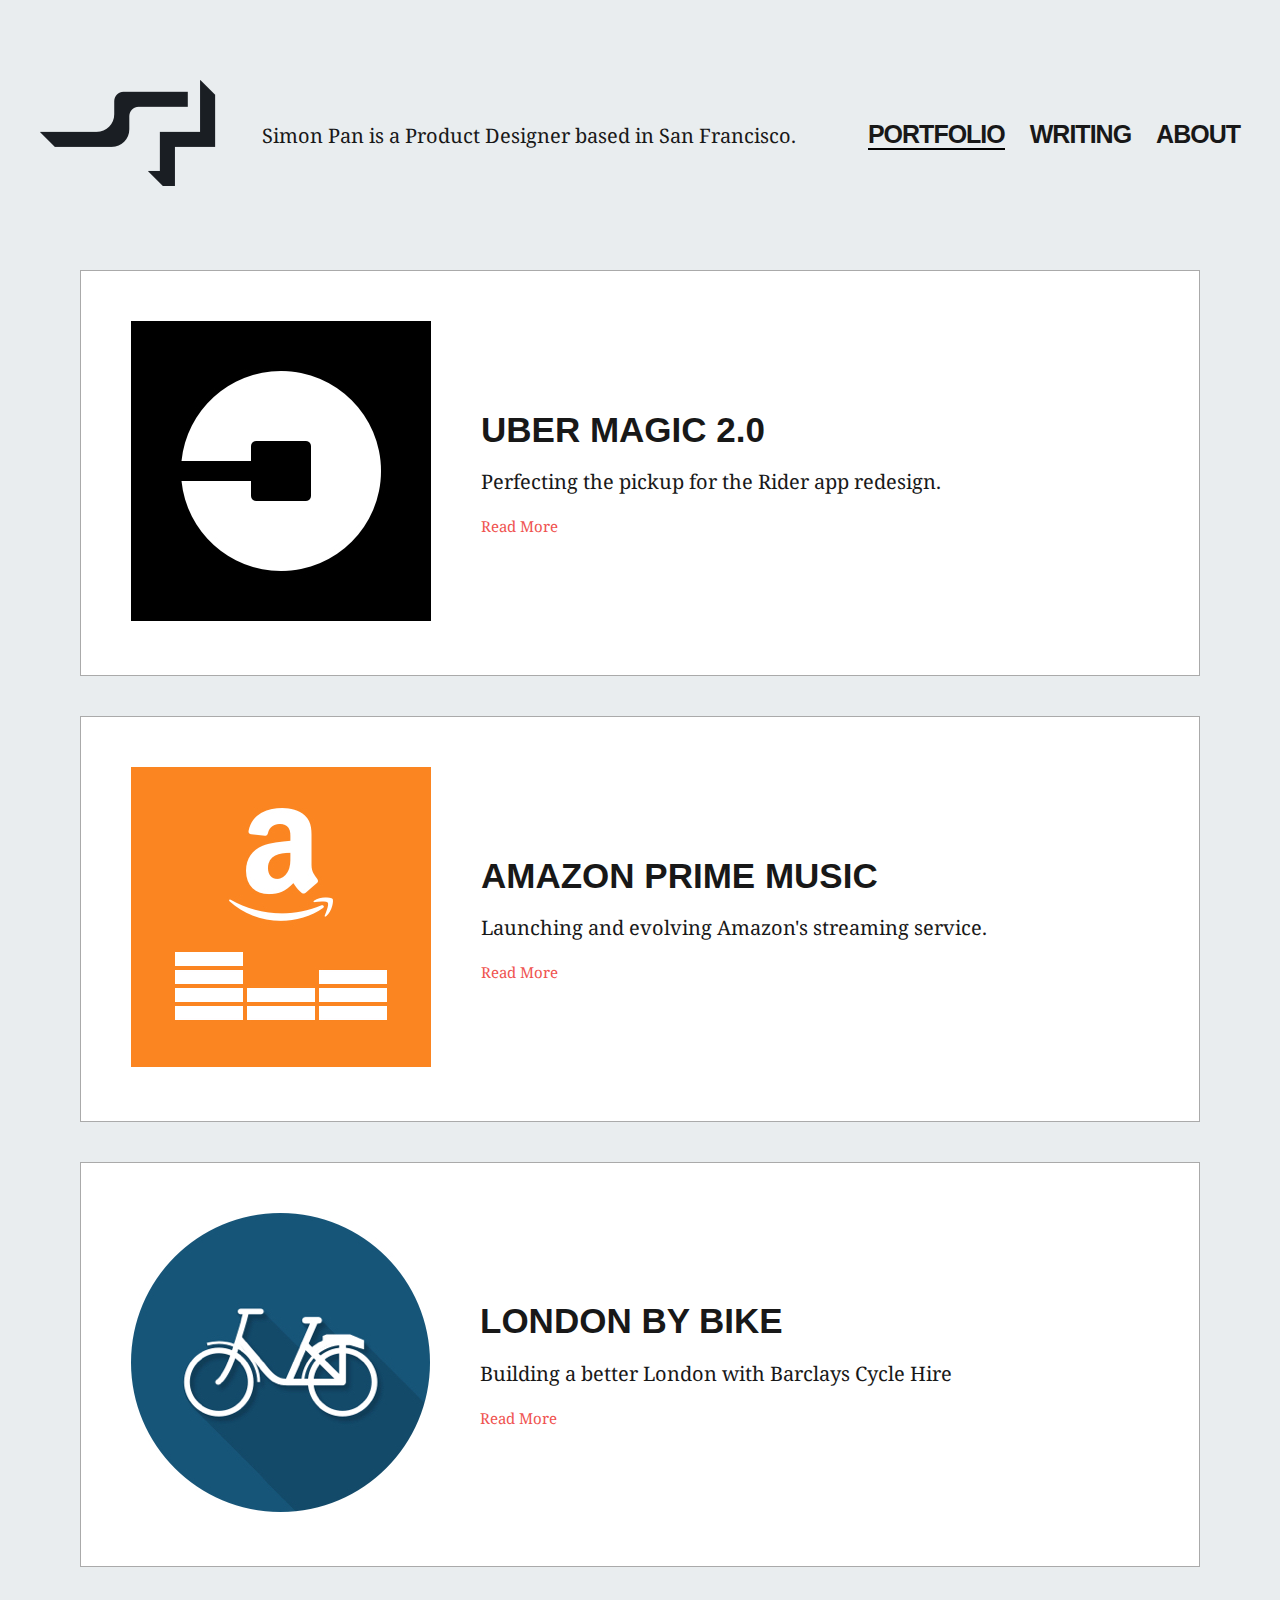
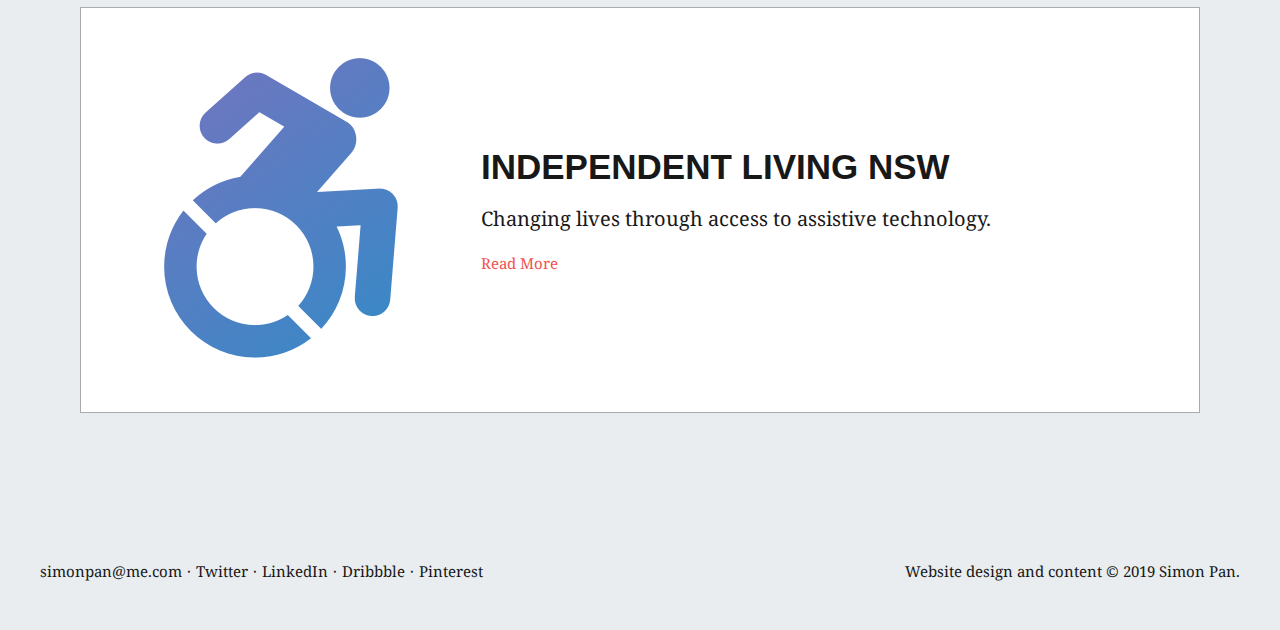
<file: index.html>
<!DOCTYPE html>
<html lang="en">
  <head>
    <meta charset="UTF-8" />
    <meta name="viewport" content="width=device-width, initial-scale=1.0" />
    <meta http-equiv="X-UA-Compatible" content="ie=edge" />
    <title>User Experience Design Portfolio of Simon Pan</title>
  </head>
  <link rel="stylesheet" href="css/style.css">
  <body>
   <div class="container">
    <header class="header">
      <h1 class="logo">
        <a href="index.html"><img src="img/sp-logo.png" alt="Simon Pan"/></a>
      </h1>
      <p class="introduce">
        Simon Pan is a Product Designer based in San Francisco.
      </p>
      <nav class="navigation">
        <h2 class="readable-hidden">Site Navigation</h2>
        <ul class="menu">
          <li class="is-act"><a href="#">Portfolio </a></li>
          <li><a href="#">Writing </a></li>
          <li><a href="#">About</a></li>
        </ul>
      </nav>
    </header>
    <section class="product uber clearfix">
      <figure class="thumbnail wrapper">
        <img src="img/uber.jpg" alt="" />
      </figure>
      <div class="wrapper">
        <h2 class="subject">Uber Magic 2.0</h2>
        <p class="summary">Perfecting the pickup for the Rider app redesign.</p>
        <a class="more" href="uber.html">Read More</a>
      </div>
    </section>
    <section class="product amazon clearfix">
      <figure class="thumbnail wrapper">
        <img src="img/prime.jpg" alt="" />
      </figure>
      <div class="wrapper">
        <h2 class="subject">Amazon Prime Music</h2>
        <p class="summary">
          Launching and evolving Amazon's streaming service.
        </p>
        <a class="more" href="amazon.html">Read More</a>
      </div>
    </section>
    <section class="product bike clearfix">
      <figure class="thumbnail wrapper">
        <img src="img/bikes.jpg" alt="" />
      </figure>
      <div class="wrapper">
        <h2 class="subject">London By Bike</h2>
        <p class="summary">Building a better London with Barclays Cycle Hire</p>
        <a class="more" href="#">Read More</a>
      </div>
    </section>
    <section class="product independent clearfix">
      <figure class="thumbnail wrapper">
        <img src="img/ilcnsw.jpg" alt="" />
      </figure>
      <div class="wrapper">
        <h2 class="subject">Independent Living NSW</h2>
        <p class="summary">
          Changing lives through access to assistive technology.
        </p>
        <a class="more" href="#">Read More</a>
      </div>
    </section>
    <footer class="footer">
      <address class="email">
        <a href="mailto:simonpan.me.com">simonpan@me.com</a>
      </address>
      <ul class="sns">
        <li><a href="#">Twitter</a></li>
        <li><a href="#">LinkedIn</a></li>
        <li><a href="#">Dribbble</a></li>
        <li><a href="#">Pinterest</a></li>
      </ul>
      <small class="copyright">
        Website design and content &copy; 2019 Simon Pan.
      </small>
     </footer>
    <div/> 
   </body>
 </html>
</file>
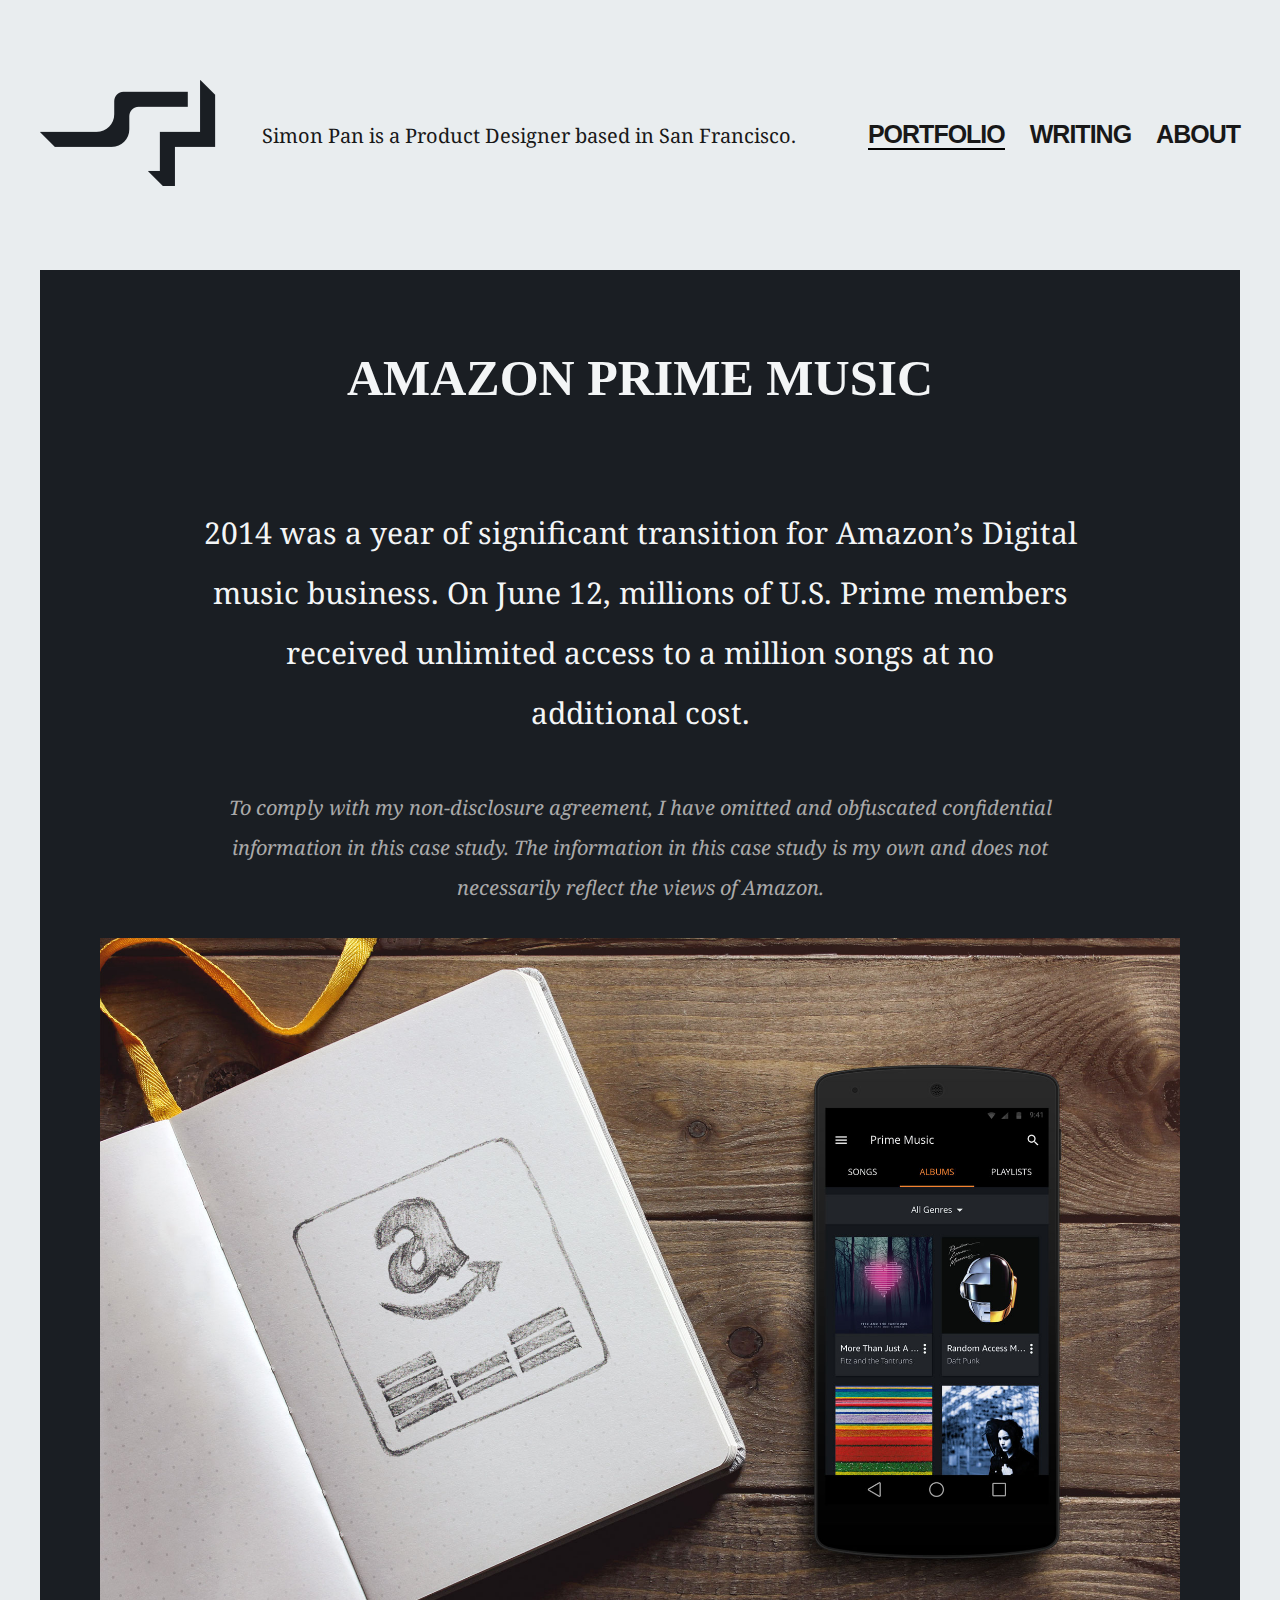
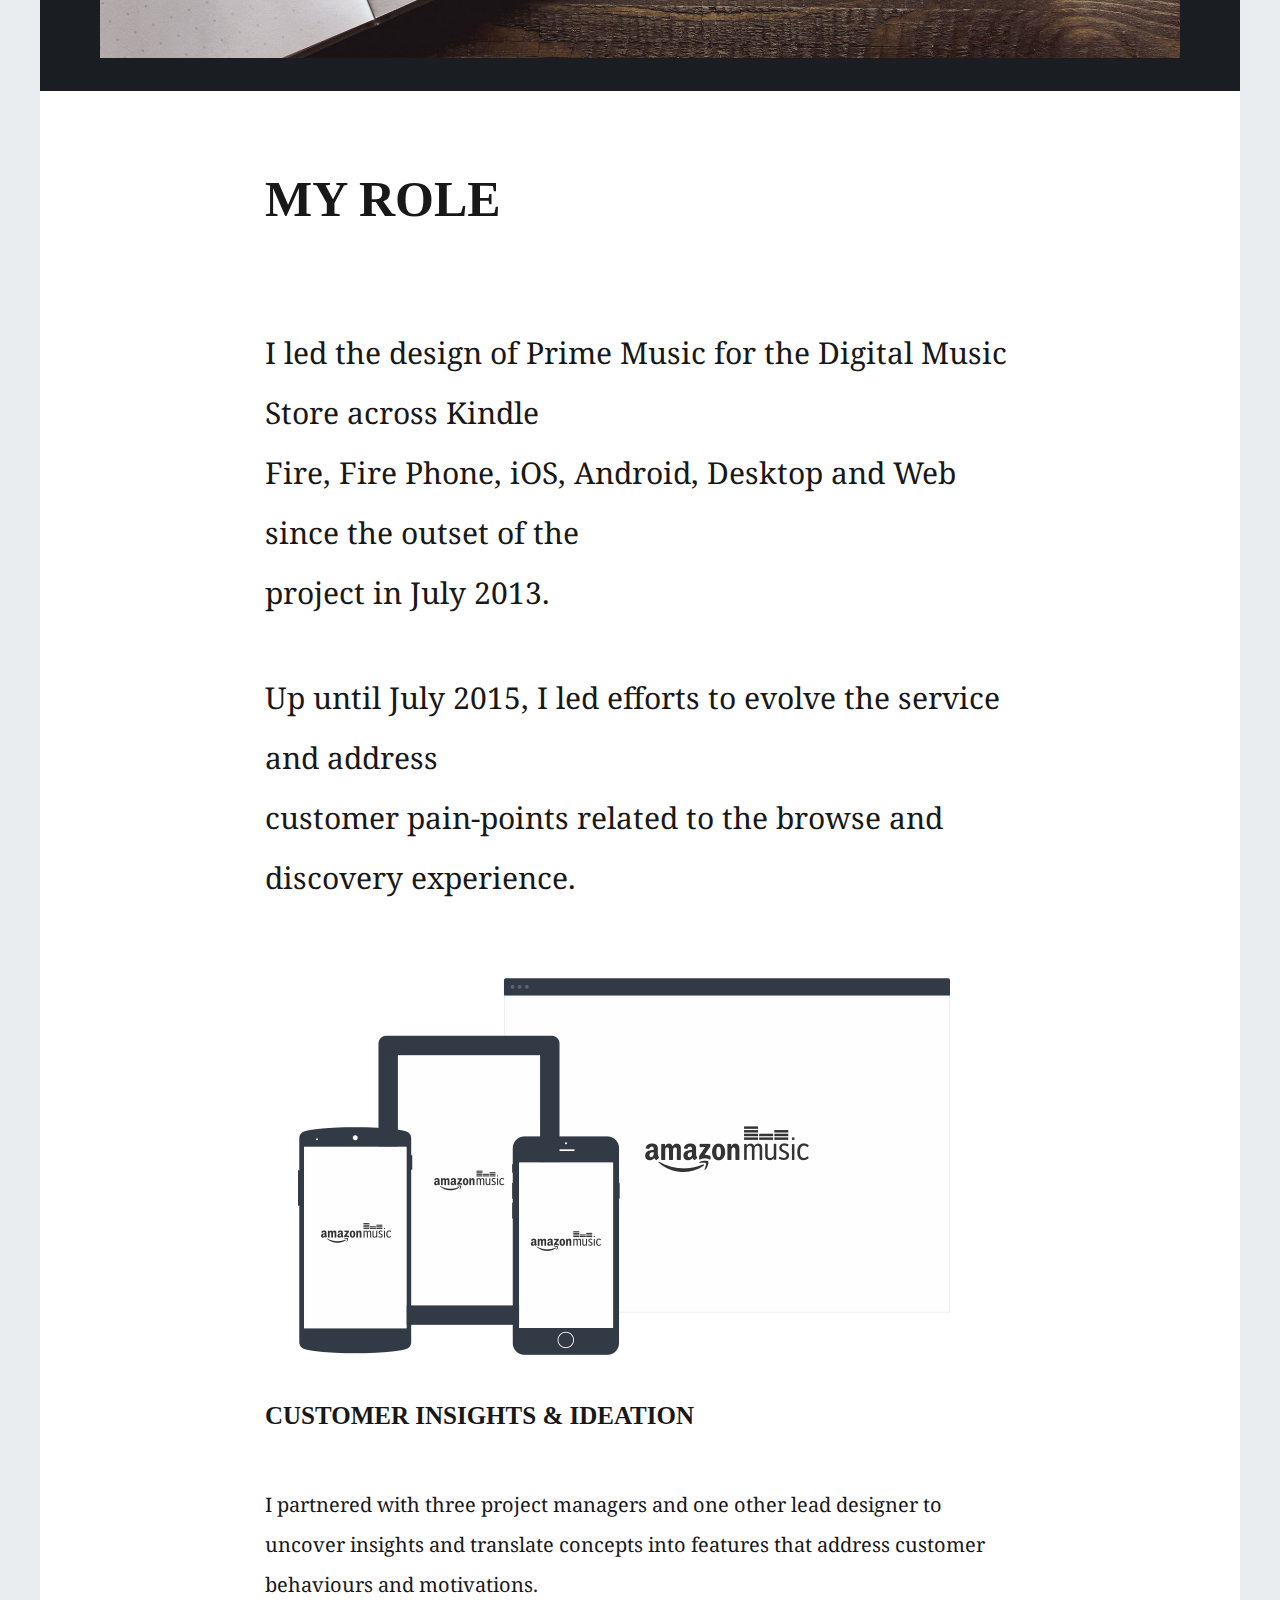
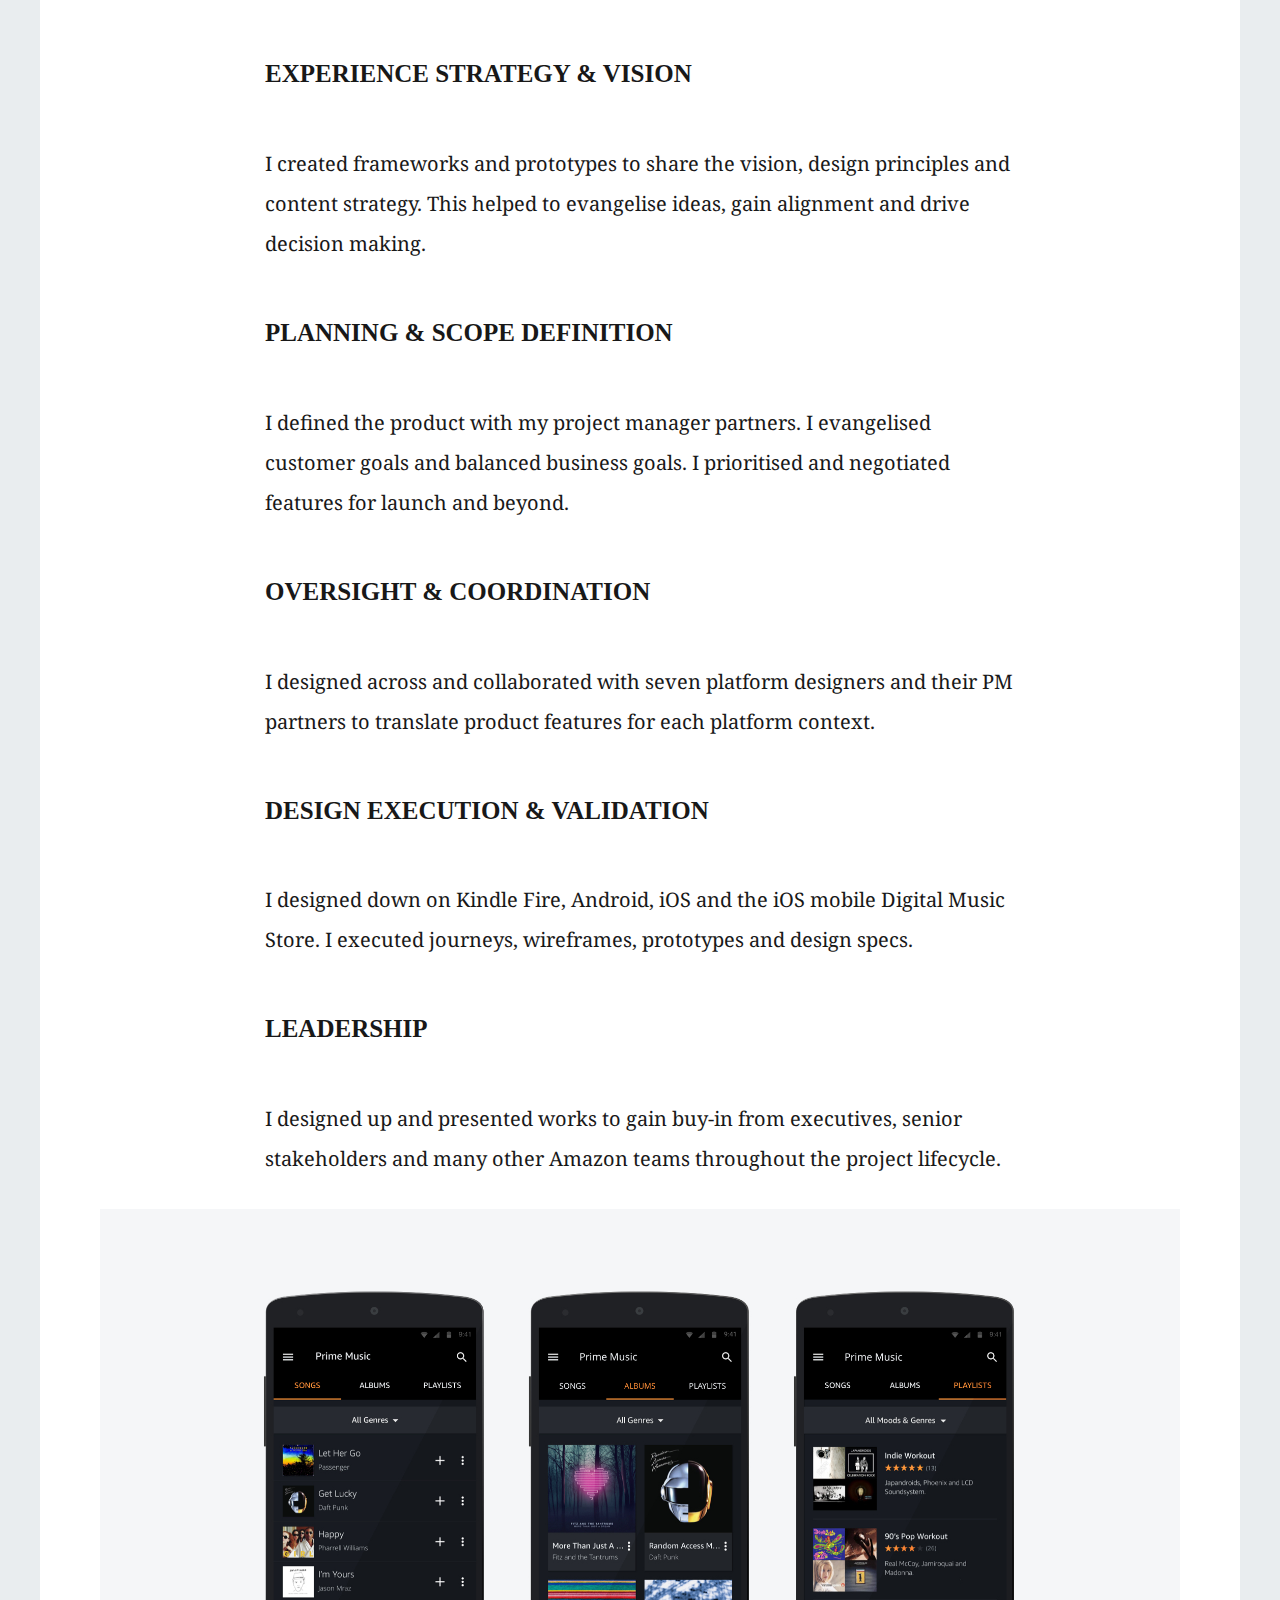
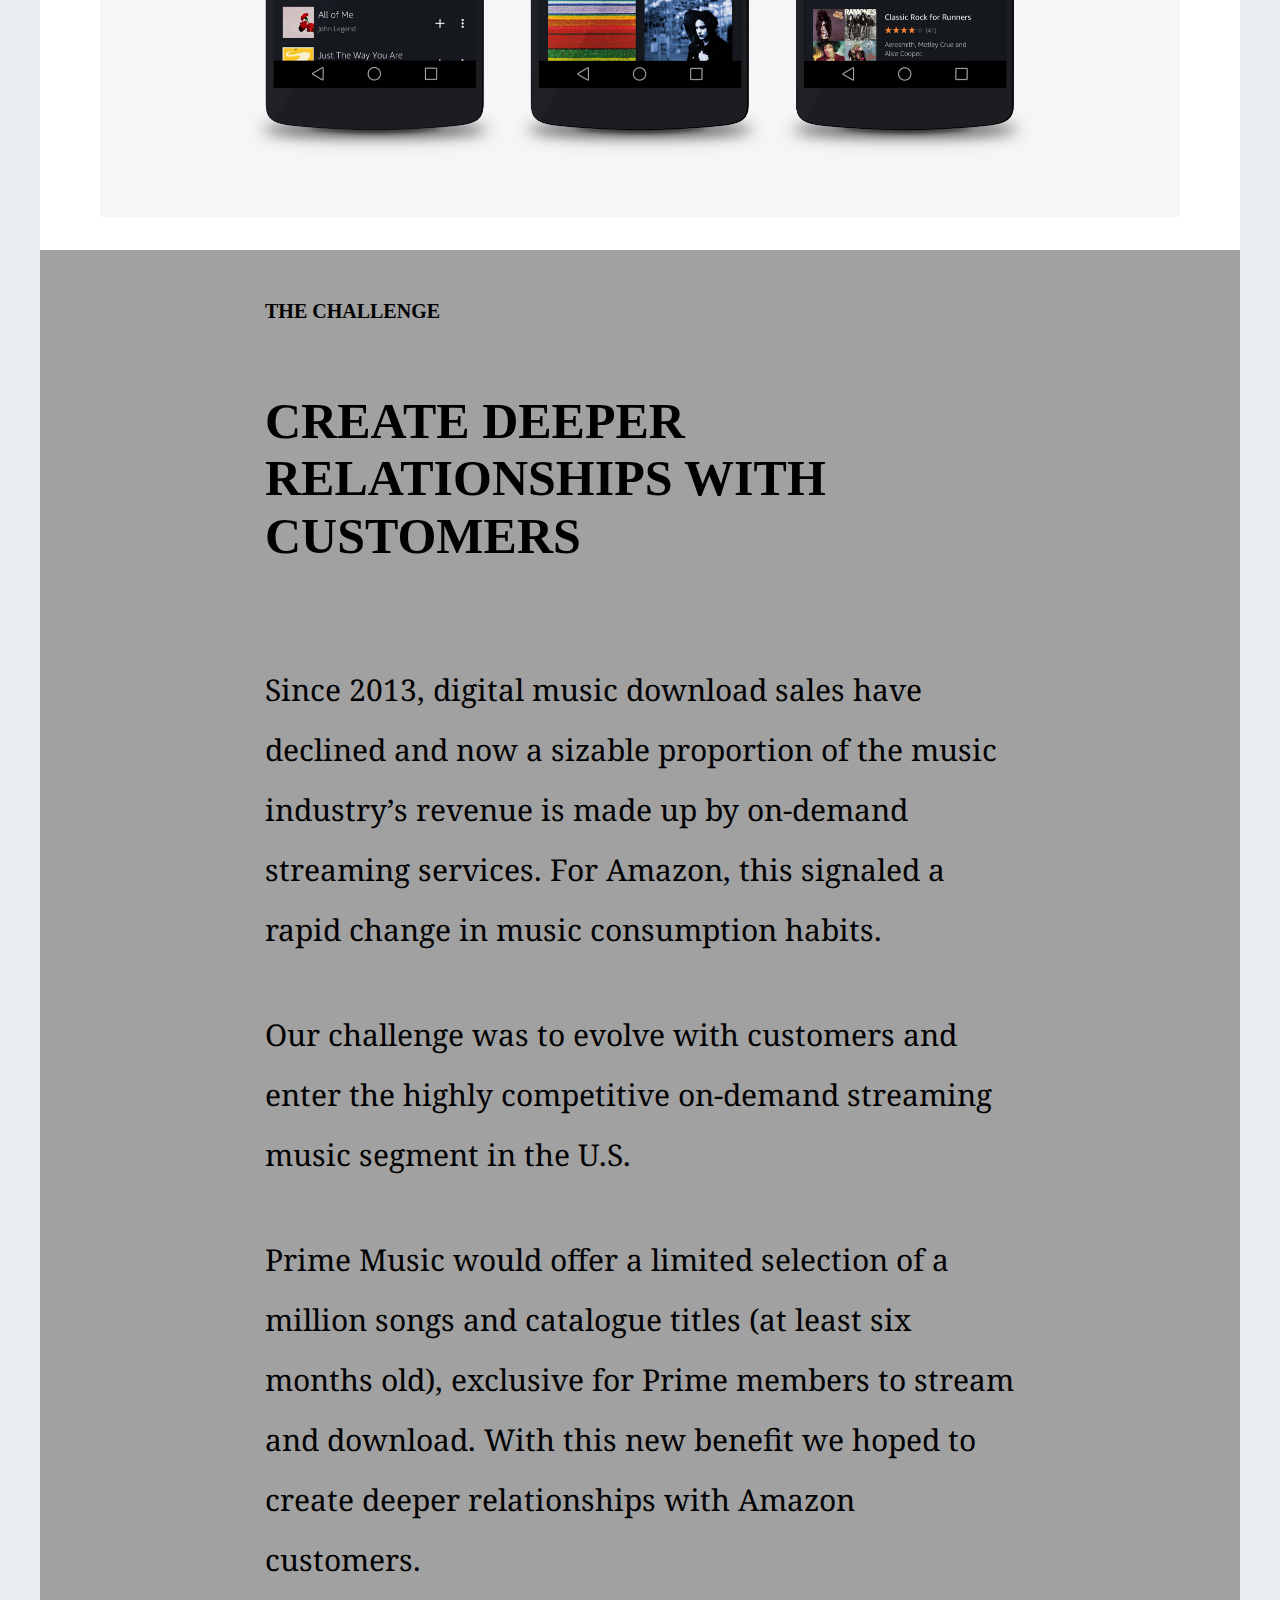
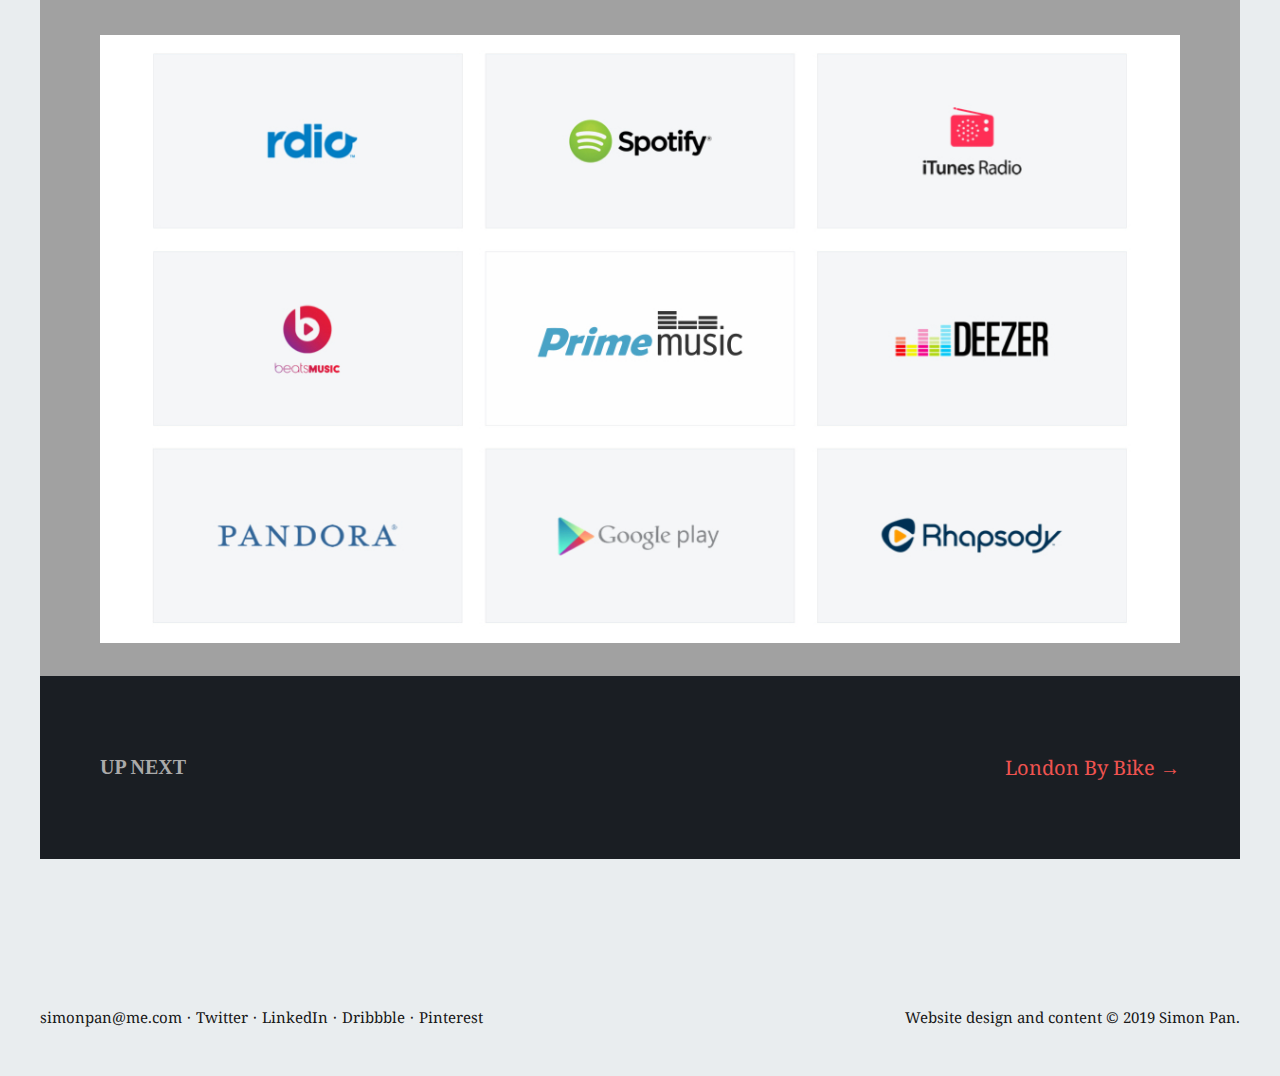
<file: amazon.html>
<!DOCTYPE html>
<html lang="en">
  <head>
    <meta charset="UTF-8" />
    <meta name="viewport" content="width=device-width, initial-scale=1.0" />
    <meta http-equiv="X-UA-Compatible" content="ie=edge" />
    <title>Amazon Portfolio</title>
    <link rel="stylesheet" href="css/style.css" />
  </head>
  <body>
    <div class="container">
      <header class="header">
        <h1 class="logo">
          <a href="index.html"><img src="img/sp-logo.png" alt="Simon Pan"/></a>
        </h1>
        <p class="introduce">
          Simon Pan is a Product Designer based in San Francisco.
        </p>
        <nav class="navigation">
          <h2 class="readable-hidden">Site Navigation</h2>
          <ul class="menu">
            <li class="is-act test"><a href="#">Portfolio</a></li>
            <li><a href="#">Writing</a></li>
            <li><a href="#">About</a></li>
          </ul>
        </nav>
      </header>
      <main class="portfolio">
        <section class="dark">
          <h2 class="title">Amazon Prime Music</h2>
          <p>2014 was a year of significant transition for Amazon’s Digital <br> music business. On June 12, millions of U.S. Prime members <br> received unlimited access to a million songs at no <br> additional cost.</p>
          <p class="comment">To comply with my non-disclosure agreement, I have omitted and obfuscated confidential <br> information in this case study. The information in this case study is my own and does not <br> necessarily reflect the views of Amazon.</p>
          <figure class="thumbnail">
            <img src="portfolio/prime-music-hero.jpg" alt="">
          </figure>
        </section>
        <section class="light">
          <div class="wrapper">
              <h2 class="title">My Role</h2>
              <p>I led the design of Prime Music for the Digital Music Store across Kindle <br> Fire, Fire Phone, iOS, Android, Desktop and Web since the outset of the <br> project in July 2013.</p>
              <p>Up until July 2015, I led efforts to evolve the service and address <br> customer pain‐points related to the browse and discovery experience.</p>
              <figure class="thumbnail">
                <img src="portfolio/prime-music-my-role.jpg" alt="">
              </figure>
              <h3 class="title regular">Customer Insights & Ideation</h3>
              <p class="small">I partnered with three project managers and one other lead designer to uncover insights and translate concepts into features that address customer behaviours and motivations.</p>
              <h3 class="title regular">Experience Strategy & Vision</h3>
              <p class="small">I created frameworks and prototypes to share the vision, design principles and content strategy. This helped to evangelise ideas, gain alignment and drive decision making.</p>
              <h3 class="title regular">Planning & Scope Definition</h3>
              <p class="small">I defined the product with my project manager partners. I evangelised customer goals and balanced business goals. I prioritised and negotiated features for launch and beyond.</p>
              <h3 class="title regular">Oversight & Coordination</h3>
              <p class="small">I designed across and collaborated with seven platform designers and their PM partners to translate product features for each platform context.</p>
              <h3 class="title regular">Design Execution & Validation</h3>
              <p class="small">I designed down on Kindle Fire, Android, iOS and the iOS mobile Digital Music Store. I executed journeys, wireframes, prototypes and design specs.</p>
              <h3 class="title regular">Leadership</h3>
              <p class="small">I designed up and presented works to gain buy‐in from executives, senior stakeholders and many other Amazon teams throughout the project lifecycle.</p>
          </div>
          <figure class="thumbnail">
             <img src="portfolio/prime-music-android-comp1.jpg" alt="">
          </figure>
        </section>
        <section class="gray">
          <div class="wrapper">
            <h2 class="small title">The Challenge</h2>
            <h3 class="title">Create Deeper Relationships with Customers</h3>
            <p>Since 2013, digital music download sales have declined and now a sizable proportion of the music industry’s revenue is made up by on‐demand streaming services. For Amazon, this signaled a rapid change in music consumption habits.</p>
            <p>Our challenge was to evolve with customers and enter the highly competitive on‐demand streaming music segment in the U.S. </p>
            <p>Prime Music would offer a limited selection of a million songs and catalogue titles (at least six months old), exclusive for Prime members to stream and download. With this new benefit we hoped to create deeper relationships with Amazon customers.</p>
          </div>
          <figure class="thumbnail">
              <img src="portfolio/prime-music-streaming-market.jpg" alt="">
          </figure>
        </section>
      </main>
      <article class="next-portfolio dark">
        <h2 class="next-title">Up Next</h2>
        <p><a href="bike.html">London By Bike</a></p>
      </article>
      <footer class="footer">
        <address class="email">
          <a href="mailto:simonpan@me.com">simonpan@me.com</a>
        </address>
        <ul class="sns">
          <li><a href="#">Twitter</a></li>
          <li><a href="#">LinkedIn</a></li>
          <li><a href="#">Dribbble</a></li>
          <li><a href="#">Pinterest</a></li>
        </ul>
        <small class="copyright">
          Website design and content &copy; 2019 Simon Pan.
        </small>
      </footer>
    </div>
  </body>
</html>
</file>
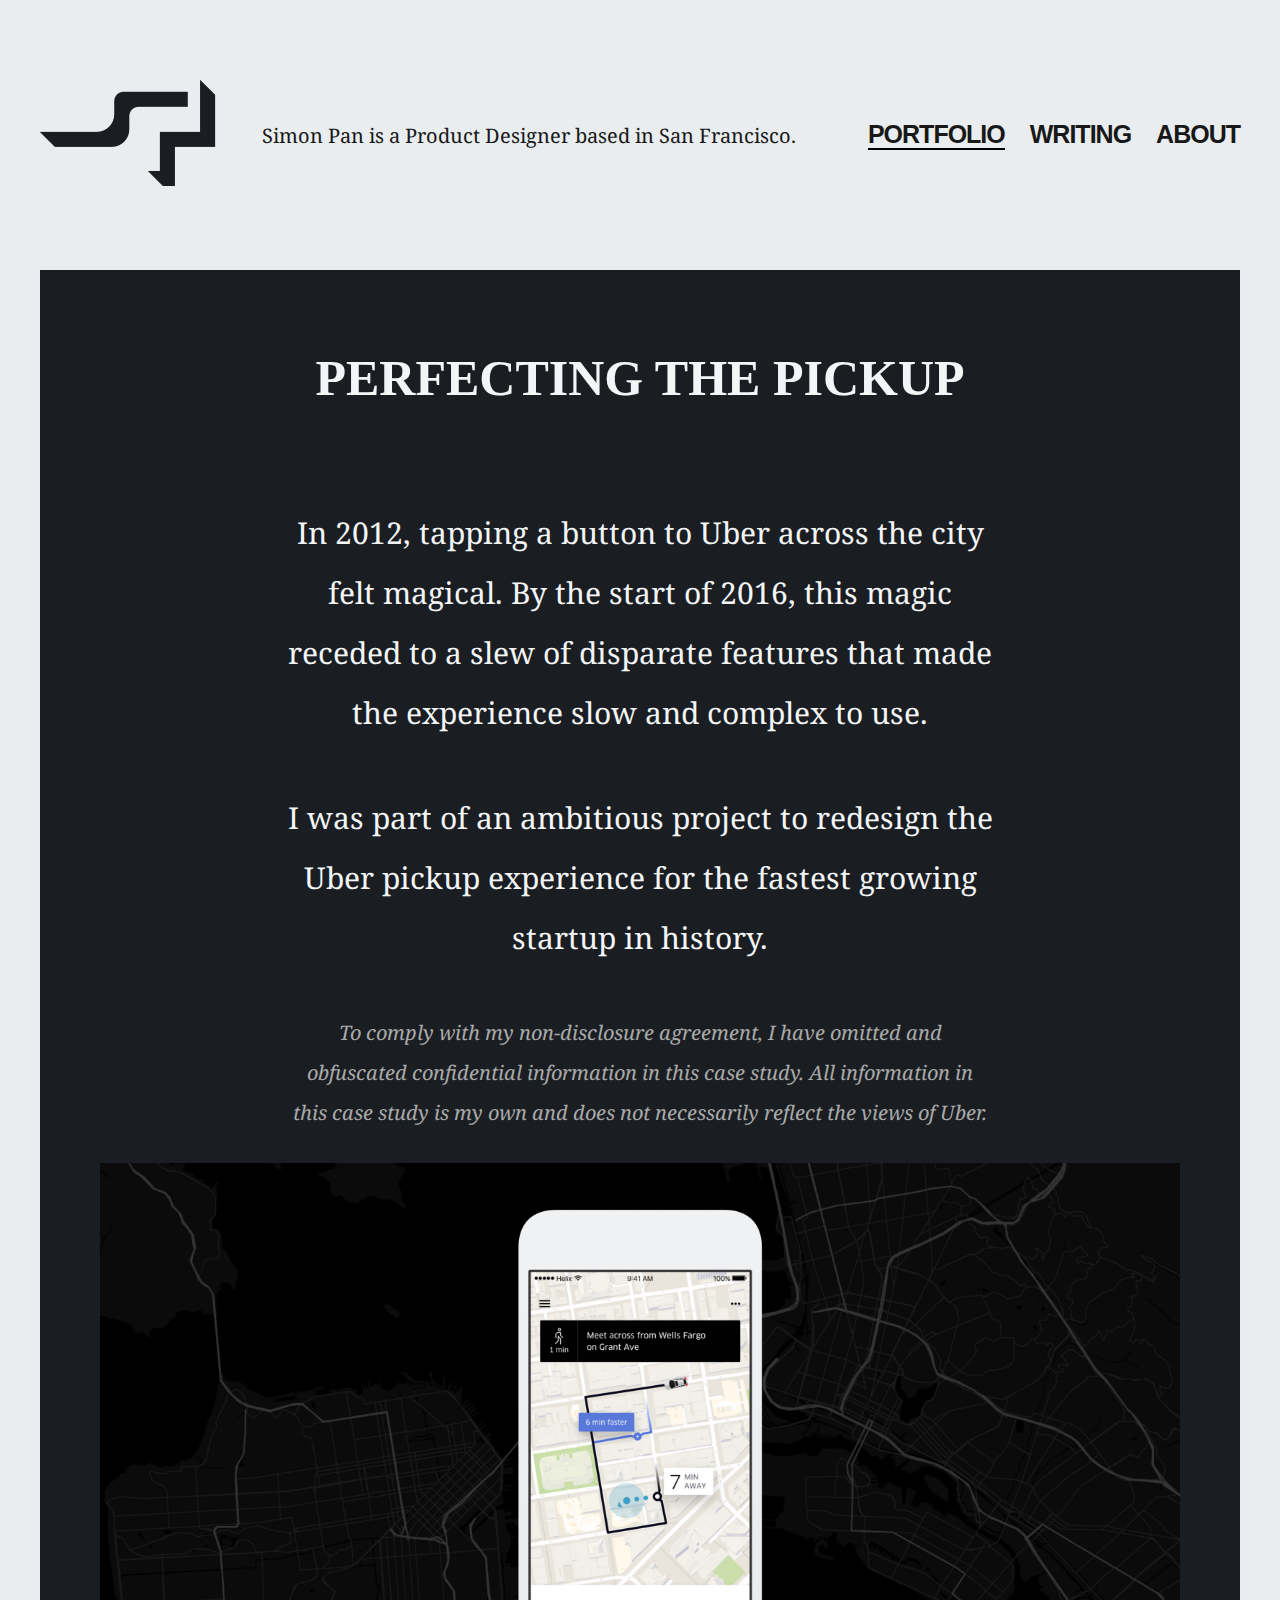
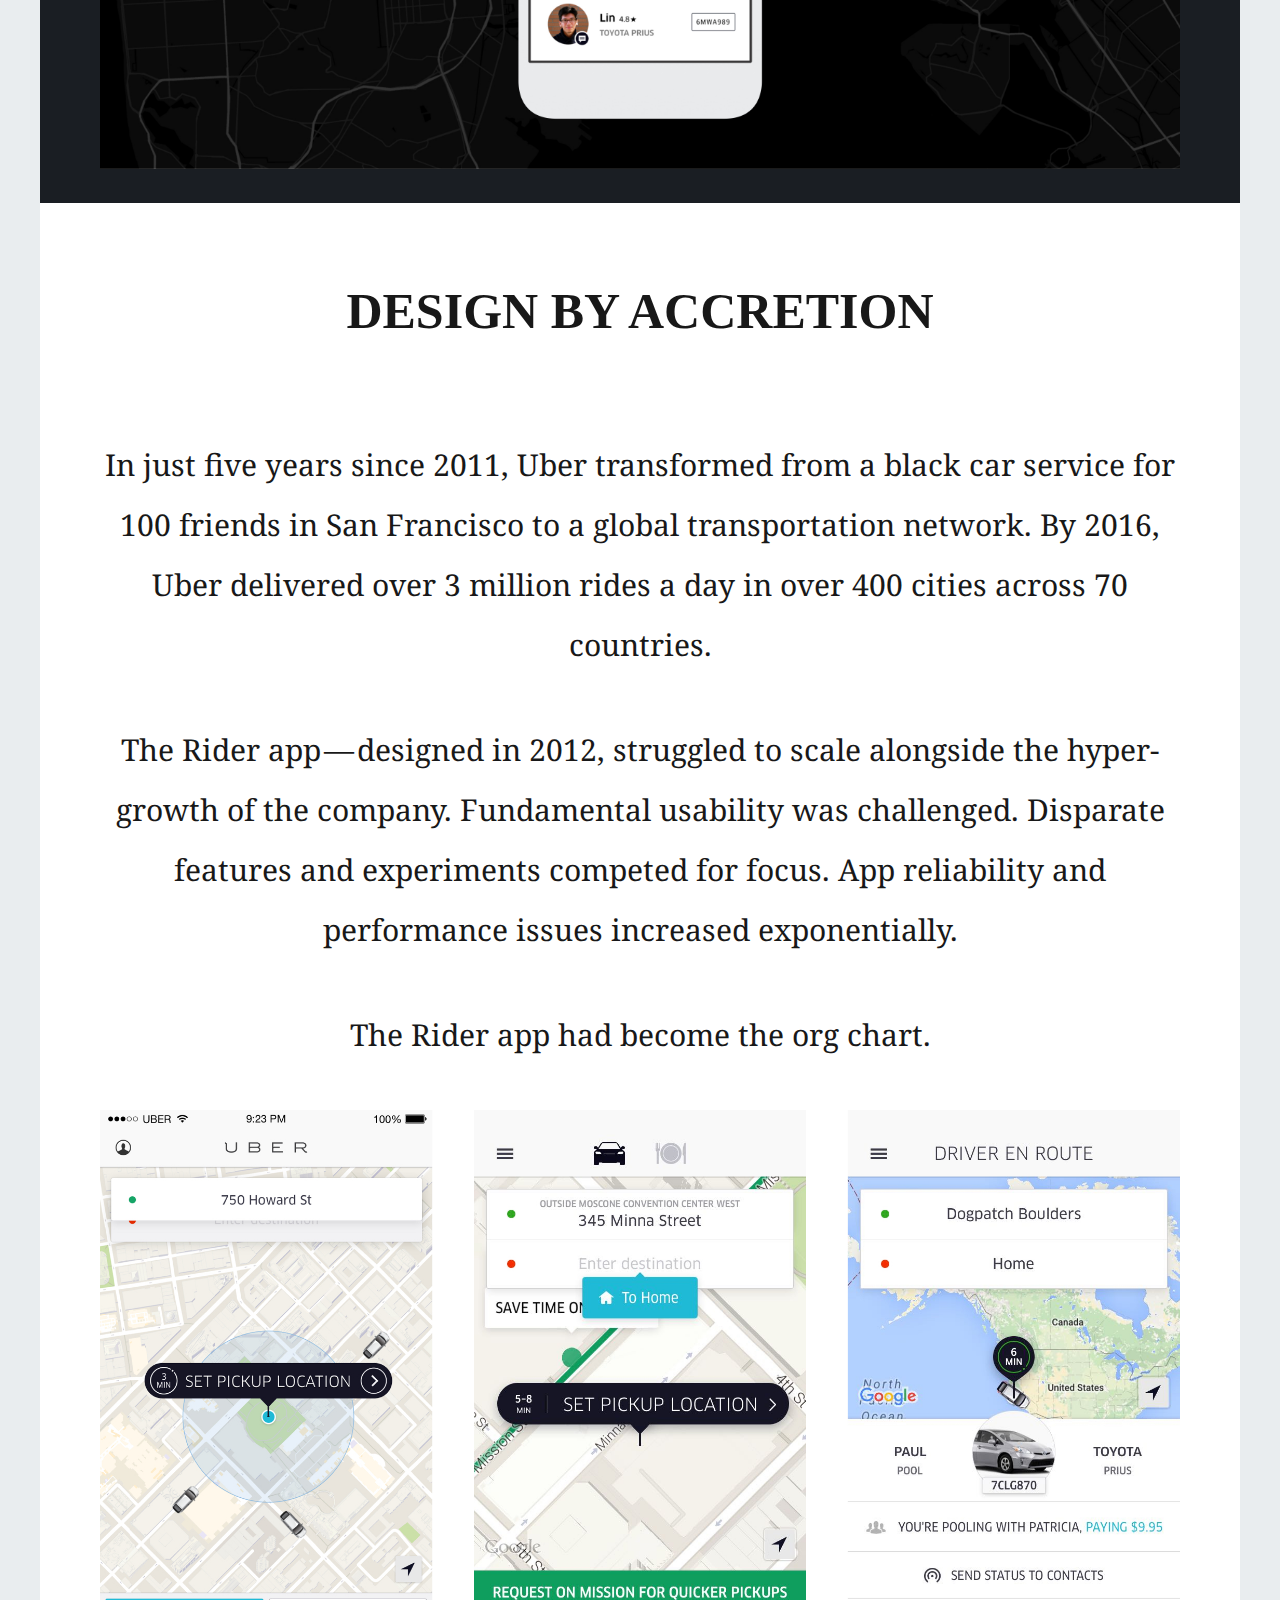
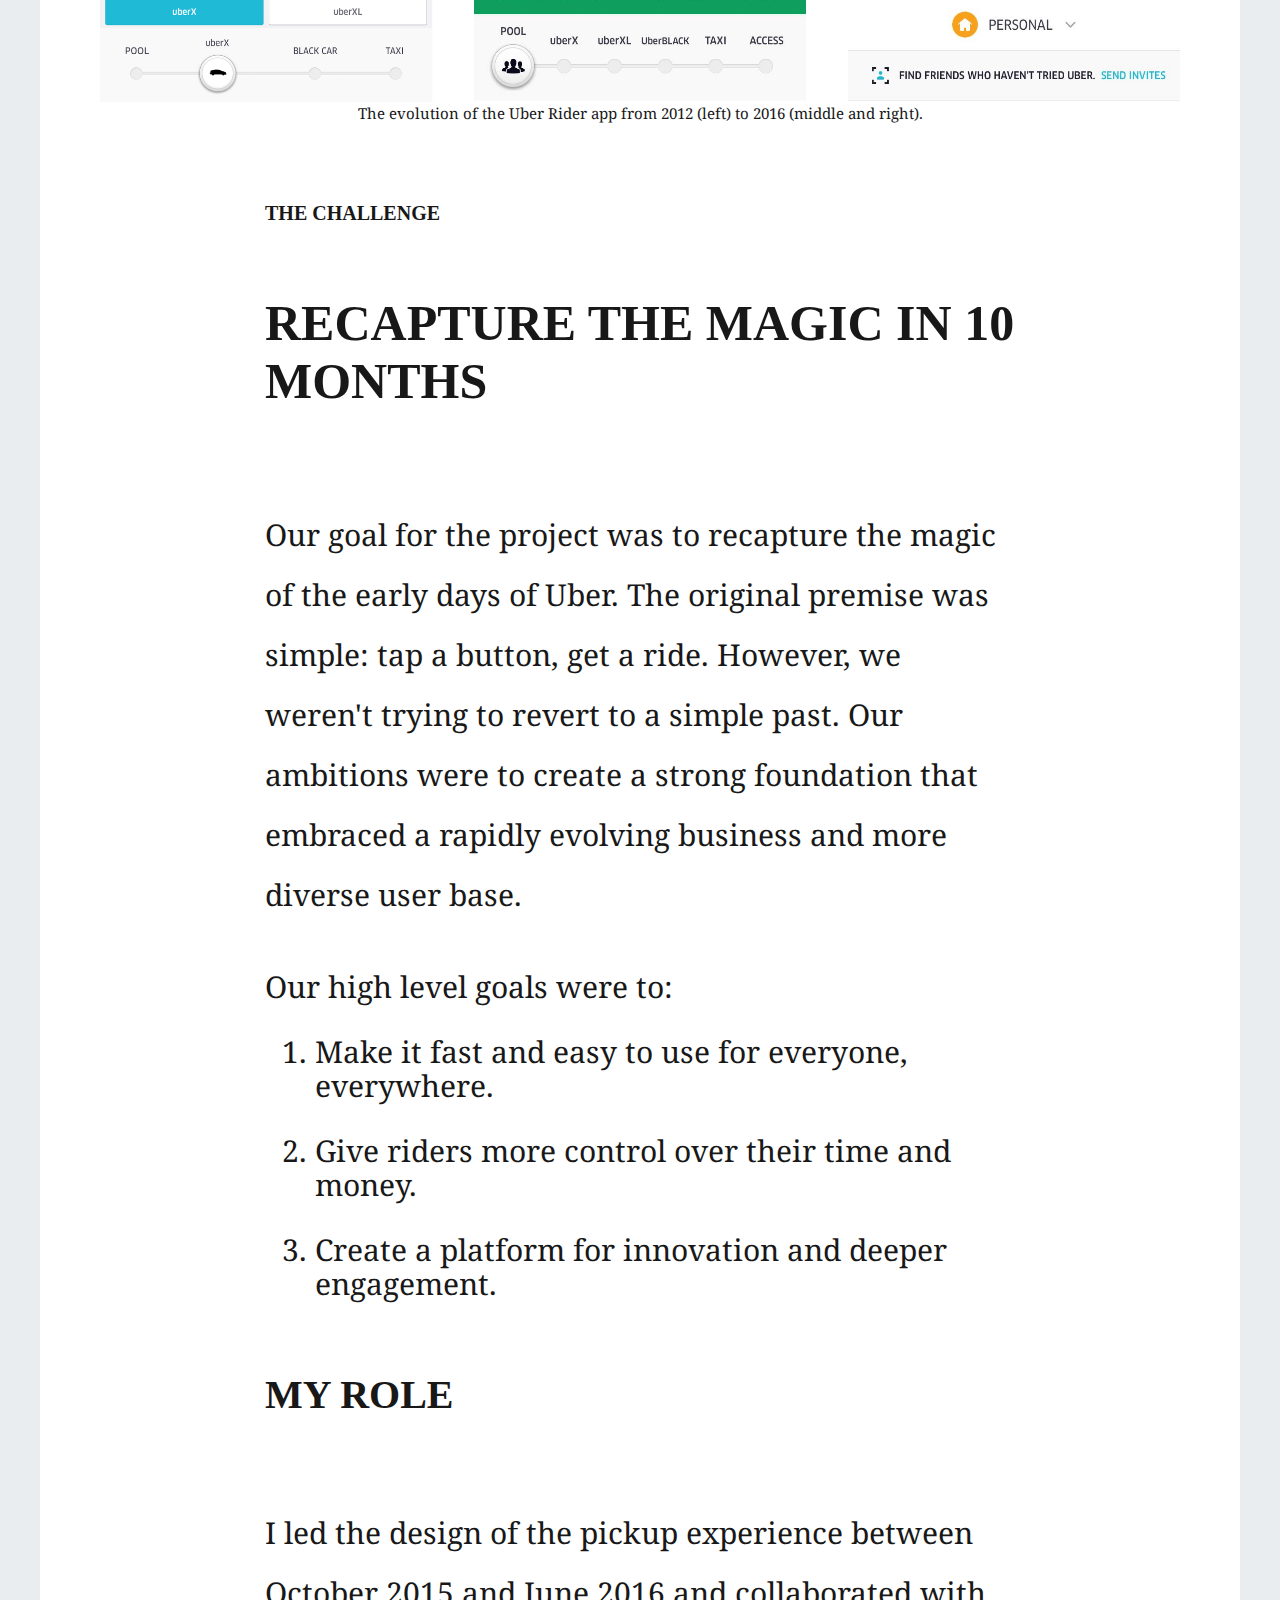
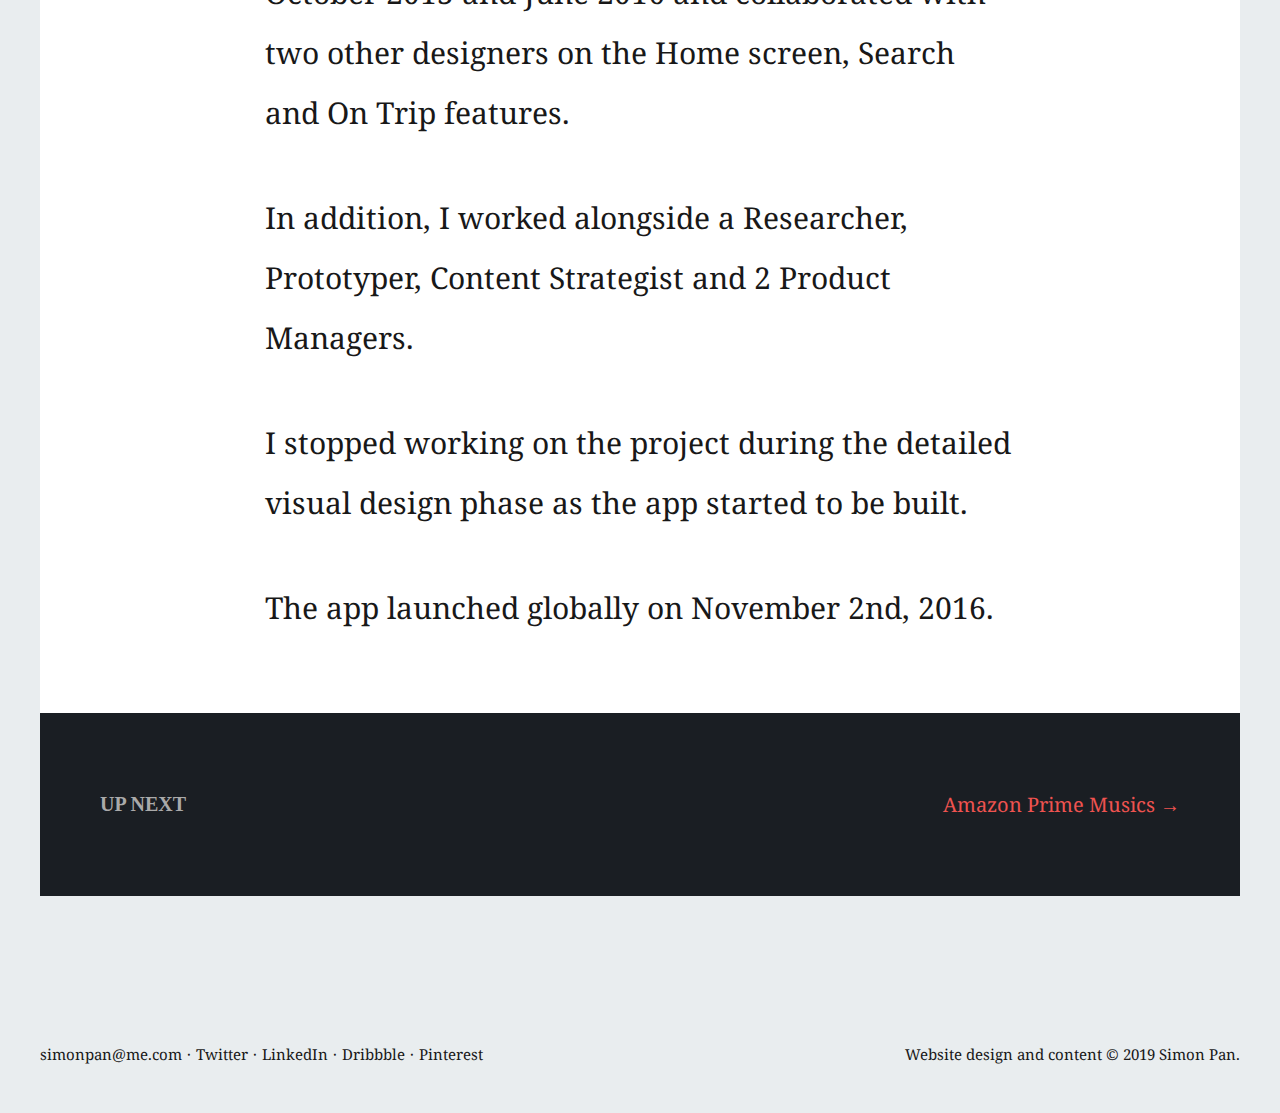
<file: uber.html>
<!DOCTYPE html>
<html lang="en">
  <head>
    <meta charset="UTF-8" />
    <meta name="viewport" content="width=device-width, initial-scale=1.0" />
    <meta http-equiv="X-UA-Compatible" content="ie=edge" />
    <title>Uber Portfolio</title>
    <link rel="stylesheet" href="css/style.css" />
  </head>
  <body>
    <div class="container">
      <header class="header">
        <h1 class="logo">
          <a href="index.html"><img src="img/sp-logo.png" alt="Simon Pan"/></a>
        </h1>
        <p class="introduce">
          Simon Pan is a Product Designer based in San Francisco.
        </p>
        <nav class="navigation">
          <h2 class="readable-hidden">Site Navigation</h2>
          <ul class="menu">
            <li class="is-act test"><a href="#">Portfolio</a></li>
            <li><a href="#">Writing</a></li>
            <li><a href="#">About</a></li>
          </ul>
        </nav>
      </header>
      <main class="portfolio">
        <section class="dark">
          <h2 class="title">Perfecting the Pickup</h2>
          <p>In 2012, tapping a button to Uber across the city <br>felt magical. By the start of 2016, this magic <br>receded to a slew of disparate features that made <br>the experience slow and complex to use.</p>
          <p>I was part of an ambitious project to redesign the <br>Uber pickup experience for the fastest growing <br>startup in history.</p>
          <p class="comment">To comply with my non-disclosure agreement, I have omitted and <br>obfuscated confidential information in this case study. All information in <br>this case study is my own and does not necessarily reflect the views of Uber.</p>
          <figure class="thumbnail">
            <img src="portfolio/uber-hero.jpg" alt="">
          </figure>
        </section>
        <section class="light">
          <h2 class="title">Design by accretion</h2>
          <p>In just five years since 2011, Uber transformed from a black car service for 100 friends in San Francisco to a global transportation network. By 2016, Uber delivered over 3 million rides a day in over 400 cities across 70 countries.</p>
          <p>The Rider app — designed in 2012, struggled to scale alongside the hyper-growth of the company. Fundamental usability was challenged. Disparate features and experiments competed for focus. App reliability and performance issues increased exponentially.</p>
          <p>The Rider app had become the org chart.</p>
          <figure class="thumbnail">
            <img src="portfolio/uber-2012-2016.jpg" alt="">
            <figcaption>The evolution of the Uber Rider app from 2012 (left) to 2016 (middle and right).</figcaption>
          </figure>
        </section>
        <section class="light">
          <div class="wrapper">
            <h2 class="small title group">The Challenge</h2>
            <h3 class="title group">Recapture the Magic in 10 Months</h3>
            <p>Our goal for the project was to recapture the magic of the early days of Uber. The original premise was simple: tap a button, get a ride. However, we weren't trying to revert to a simple past. Our ambitions were to create a strong foundation that embraced a rapidly evolving business and more diverse user base.</p>
            <h3 class="list">Our high level goals were to:</h3>
            <ol>
              <li>Make it fast and easy to use for everyone, everywhere.</li>
              <li>Give riders more control over their time and money.</li>
              <li>Create a platform for innovation and deeper engagement.</li>
            </ol>
            <h3 class="title medium">My Role</h3>
            <p>I led the design of the pickup experience between October 2015 and June 2016 and collaborated with two other designers on the Home screen, Search and On Trip features.</p>
            <p>In addition, I worked alongside a Researcher, Prototyper, Content Strategist and 2 Product Managers.</p>
            <p>I stopped working on the project during the detailed visual design phase as the app started to be built.</p>
            <p>The app launched globally on November 2nd, 2016.</p>
         </div>
        </section>
      </main>
      <article class="next-portfolio dark">
        <h2 class="next-title">Up Next</h2>
        <p><a href="amazon.html">Amazon Prime Musics</a></p>
      </article>
      <footer class="footer">
        <address class="email">
          <a href="mailto:simonpan@me.com">simonpan@me.com</a>
        </address>
        <ul class="sns">
          <li><a href="#">Twitter</a></li>
          <li><a href="#">LinkedIn</a></li>
          <li><a href="#">Dribbble</a></li>
          <li><a href="#">Pinterest</a></li>
        </ul>
        <small class="copyright">
          Website design and content &copy; 2019 Simon Pan.
        </small>
      </footer>
    </div>
  </body>
</html>
</file>
<file: css/style.css>
@charset "utf-8";
@import url("https://spoqa.github.io/spoqa-han-sans/css/SpoqaHanSans-kr.css");
@import url('https://fonts.googleapis.com/css?family=Noto+Serif:400,700');
*, *::before, *::after{
	box-sizing: border-box;
}
::selection {
  color: #f3f5f6; 
  background: #ef5350;;
}
.readable-hidden{
	position: absolute;
	width: 1px;
	height: 1px;
	overflow: hidden;
	margin: -1px;
	clip: rect(0,0,0,0);
	visibility: hidden;
}
.clearfix::after{
	content: "";
	display: block;
	clear: both;
}
html, body, div, span, applet, object, iframe,
h1, h2, h3, h4, h5, h6, p, blockquote, pre,
a, abbr, acronym, address, big, cite, code,
del, dfn, em, img, ins, kbd, q, s, samp,
small, strike, strong, sub, sup, tt, var,
b, u, i, center,
dl, dt, dd, ol, ul, li,
fieldset, form, label, legend,
table, caption, tbody, tfoot, thead, tr, th, td,
article, aside, canvas, details, embed, 
figure, figcaption, footer, header, hgroup, 
menu, nav, output, ruby, section, summary,
time, mark, audio, video {
	margin: 0;
	padding: 0;
	border: 0;
	font-size: 100%;
	font: inherit;
	vertical-align: baseline;
}
/* HTML5 display-role reset for older browsers */
article, aside, details, figcaption, figure, 
footer, header, hgroup, menu, nav, section {
	display: block;
}
ol, ul {
	list-style: none;
}
blockquote, q {
	quotes: none;
}
blockquote:before, blockquote:after,
q:before, q:after {
	content: '';
	content: none;
}
table {
	border-collapse: collapse;
	border-spacing: 0;
}
a{
  color: inherit;
  text-decoration: none;
}
html{
  font-size: 10px;
}
body{
  font-family: 'Noto Serif', serif;
  font-weight: 400;
  line-height: 1.15;
  color: #181818;
  background-color: #e9edef;
  font-size: 2rem;
  /* background-image: linear-gradient(-45deg,red, green); */
}
/* responsive 이미지 */
img{
	max-width: 100%;
	height: auto;
}
.container{
	width: 1200px;
	margin: 0 auto;
}
/* 헤더 */
.header{
	display: flex;
	flex-direction: row;
	justify-content: space-between;
	align-items: center;
	margin: 80px 0;
}
/* 메인 메뉴 */
.menu{
	display: flex;
}
.menu li{
	font-size: 2.5rem;
	font-family: 'Spoqa Han Sans', sans-serif;
	font-weight: 700;
	text-transform: uppercase;
	margin-left: 1em;
	letter-spacing: -1px;
}
.menu .is-act{
	border-bottom: 2px solid #000;
}
/* 포트폴리오 섹션 */
.product{
	background-color: #fff;
	border: 1px solid #aaa;
	padding: 50px;
	margin: 40px;
	display: flex;
	align-items: center;
}
/* 플로트를 활용한 레이아웃 */
/* .product .wrapper{
	float: left;
} */
/* flex를 활용한 레이아웃 */
.thumbnail{
	margin-right: 50px;
}
.product .subject{
	font-family: 'Spoqa Han Sans', sans-serif;
	font-weight: 700;
	text-transform: uppercase;
	font-size: 3.5rem;
}
.product .summary{
	margin: 1em 0;
}
.product .more{
	color: #ef5350;
	font-size: 1.5rem;
}
/* 푸터 */
.footer{
	margin: 150px 0 50px;
	font-size: 1.5rem;
	display: flex;
}
.sns{
	display: flex;
}
.sns li::before{
	content: "·";
	margin: 0 5px;
}
.copyright{
	margin-left: auto;
}
/* portfolio 공통 */
.portfolio{
	text-align: center;
	font-size: 3rem;
}
.gray{
	background-color: #A1A1A1;
	color: #000;
	padding: 1em 2em;
}
.light{
	background-color: #fff;
	padding: 1em 2em;
}
.dark{
	background-color: #1a1e23;
	color: #f3f5f6;
	padding: 1em 2em;
}
.dark .comment{
	color: #aaa;
	font-size: 2rem;
	font-style: italic;
}
.portfolio .title{
	font-size: 5rem;
	font-family: "Spoqa Han Sans";
	font-weight: 700;
	padding: 1em 0;
	text-transform: uppercase;
}
.portfolio .small{
	font-size: 2rem;
}
.portfolio .regular{
	font-size: 2.5rem;
}
.portfolio .medium{
	font-size: 4rem;
}
.portfolio .wrapper{
	width: 750px;
	margin: 0 auto;
	text-align: left;
}
.portfolio p{
	font-size: 3rem;
	margin: 1.5em 0;
	line-height: 2;
}
.portfolio .thumbnail{
	width: 100%;
	font-size: 1.5rem;
}
.portfolio ol{
	list-style-type: decimal;
	padding-left: 50px;
}
.portfolio li{
	margin: 1em 0;
}
.next-portfolio{
	padding: 4em 3em;
	display: flex;
	justify-content: space-between;
}
.next-title{
	color: #aaa;
	text-transform: uppercase;
	font-family: "Spoqa Han Sans";
	font-weight: 700;
}
.next-portfolio a{
	color: #ef5350;
}
.next-portfolio a::after{
	content: " →"
}
</file>
